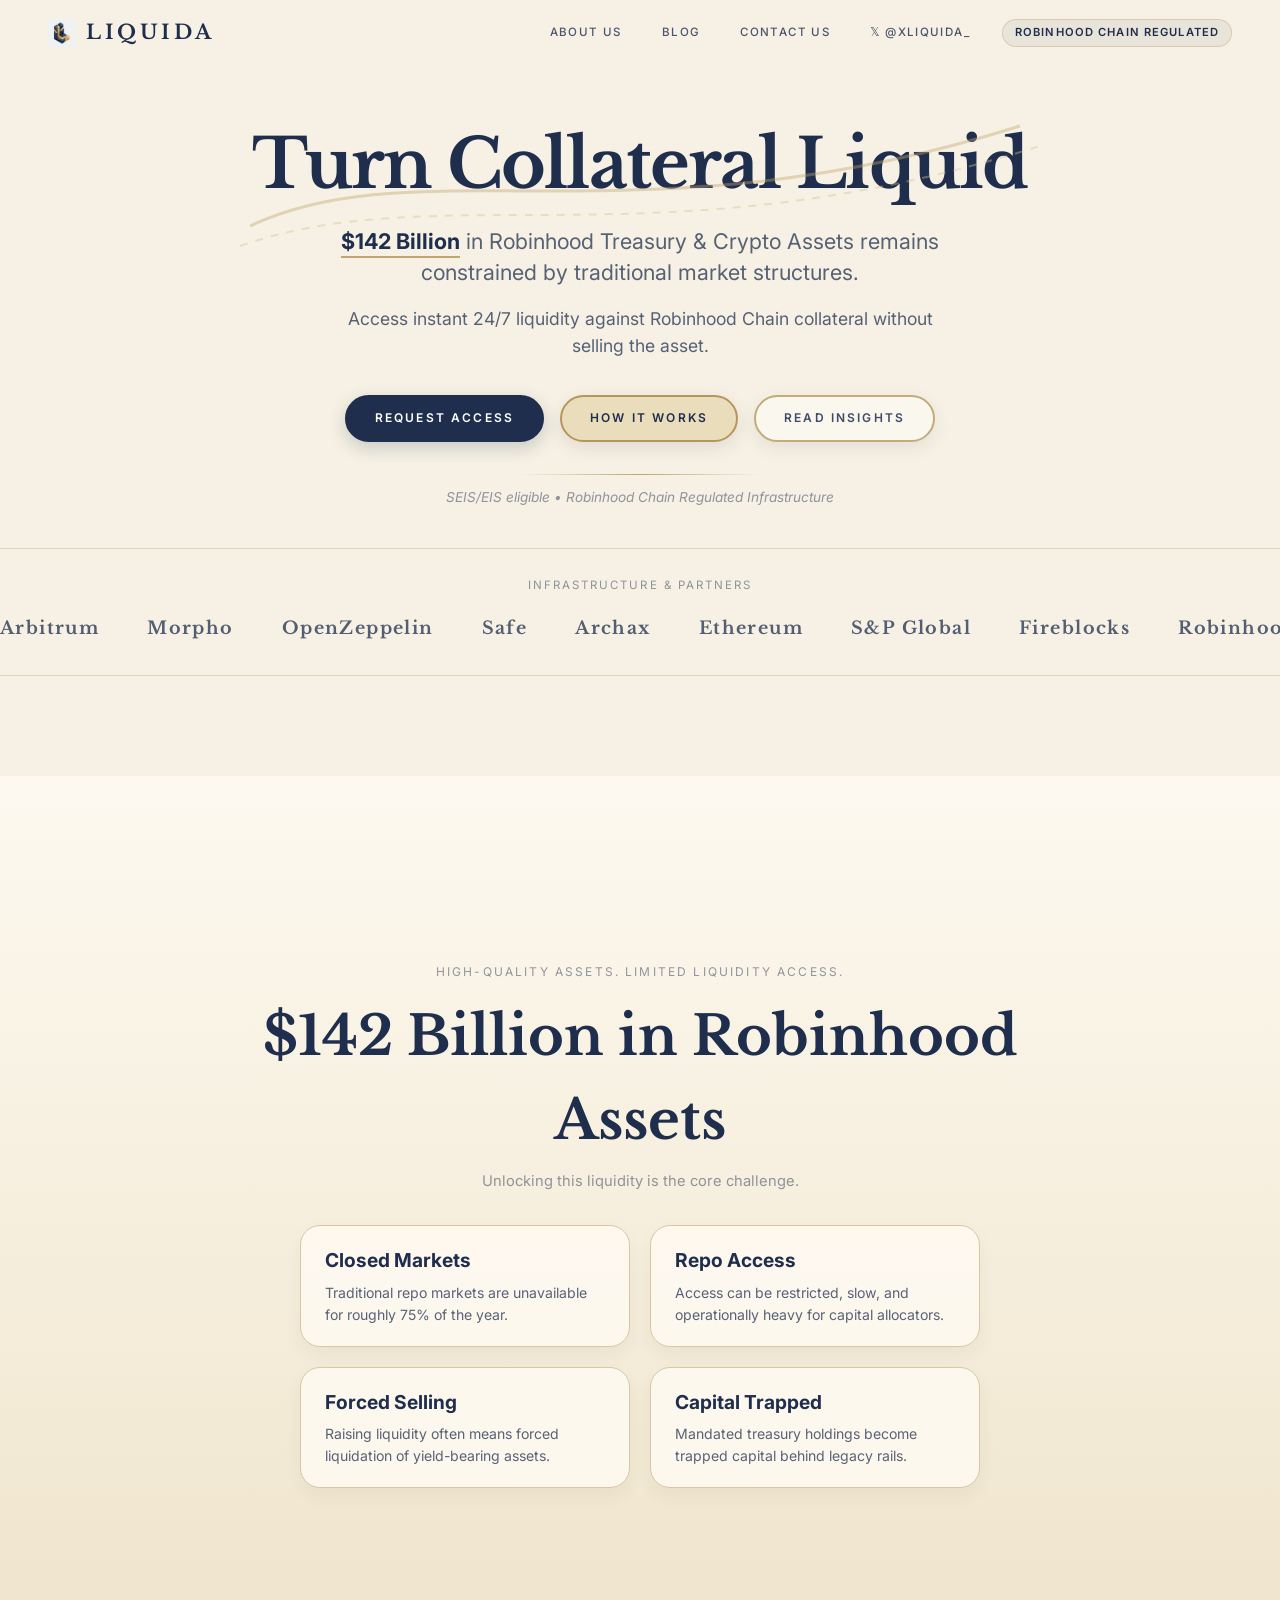
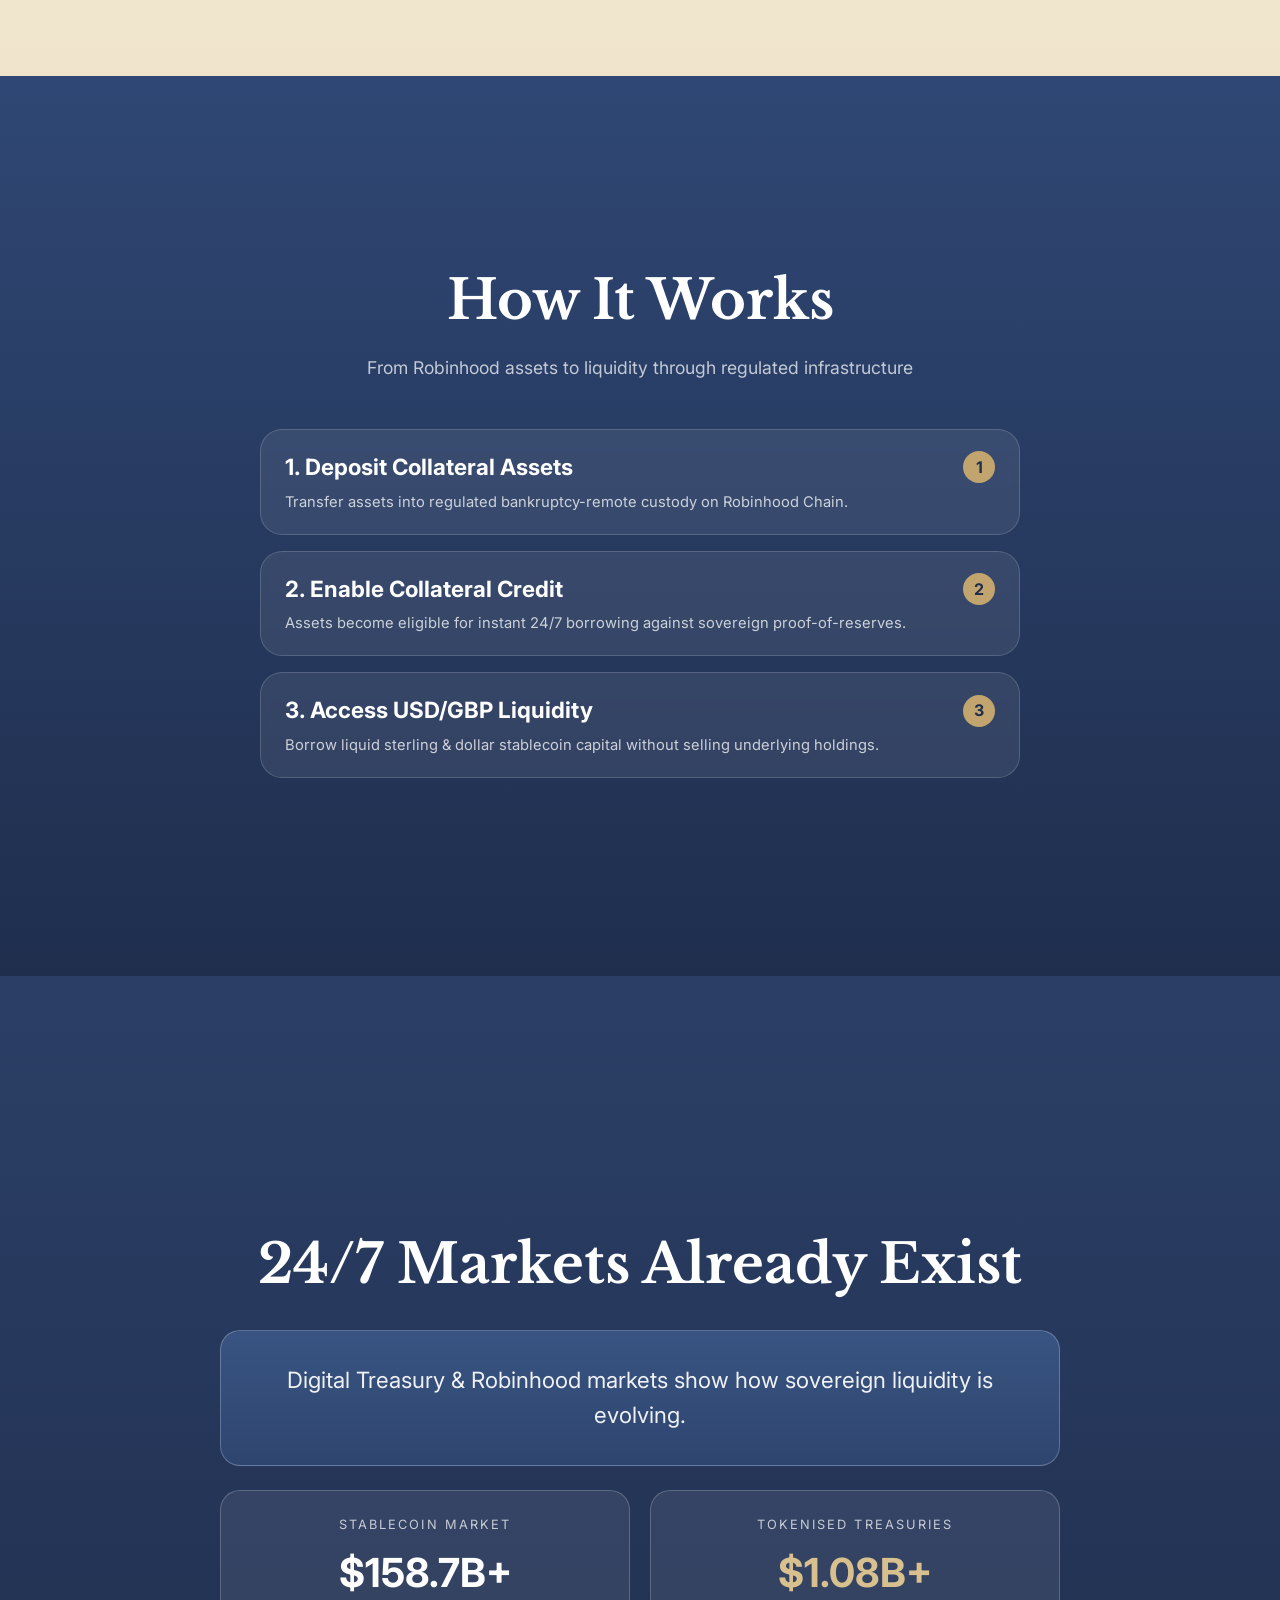
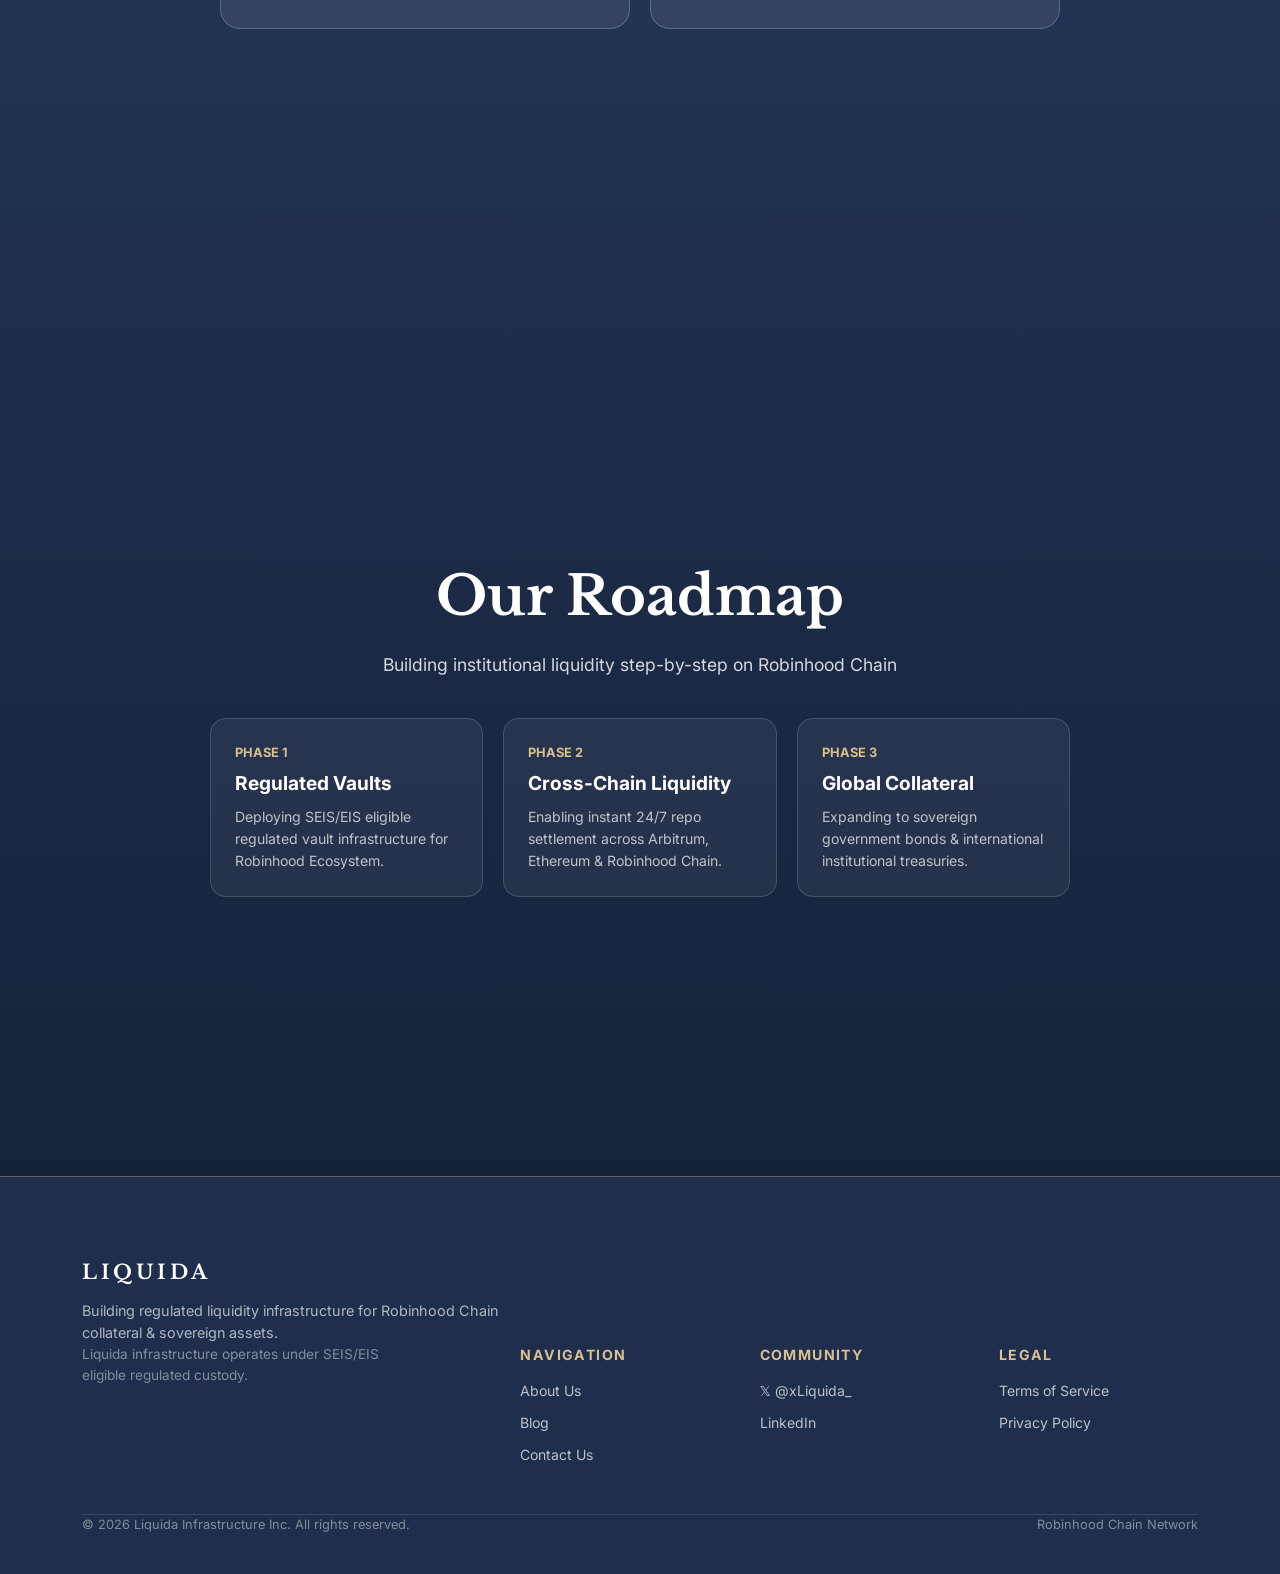
<file: index.html>
<!DOCTYPE html>
<html lang="en">
<head>
  <meta charset="utf-8" />
  <meta name="viewport" content="width=device-width, initial-scale=1" />
  <meta name="virtual-protocol-site-verification" content="1357c563400a940dd56bece4b683c0b1" />
  <title>Liquida | Robinhood Chain Liquidity Infrastructure</title>
  <meta name="description" content="Liquida is building regulated liquidity infrastructure for Robinhood Chain collateral, enabling institutions to access sterling & dollar liquidity." />
  <meta name="theme-color" content="#f6f1e4" />
  <link rel="stylesheet" href="styles.css" />
  <link rel="icon" type="image/png" href="favicon.png" />
  <link rel="icon" type="image/svg+xml" href="favicon.svg" />
  <link rel="apple-touch-icon" href="apple-touch-icon.png" />
  <meta property="og:title" content="Liquida | Robinhood Chain Liquidity Infrastructure" />
  <meta property="og:description" content="Access liquidity against Robinhood collateral without selling the asset." />
</head>
<body>

  <!-- Top Navigation Bar -->
  <header class="navbar-liquida">
    <a href="index.html" class="brand-logo-liquida">
      <img src="logo.png" alt="Liquida logo" style="width: 28px; height: 28px; object-fit: contain;">
      Liquida
    </a>

    <div class="desktop-nav-links" style="display: flex; align-items: center; gap: 16px;">
      <nav class="nav-links-liquida">
        <a href="about-us.html" class="nav-link-liquida">About Us</a>
        <a href="blog.html" class="nav-link-liquida">Blog</a>
        <a href="contact-us.html" class="nav-link-liquida">Contact Us</a>
        <a href="https://x.com/xLiquida_" target="_blank" class="nav-link-liquida" style="display: flex; align-items: center; gap: 4px;">𝕏 @xLiquida_</a>
      </nav>
      <div style="background: rgba(31,46,77,0.06); border: 1px solid var(--stroke-gold); padding: 4px 12px; border-radius: 9999px; font-size: 0.7rem; font-weight: 600; text-transform: uppercase; letter-spacing: 0.1em; color: var(--navy-primary);">
        Robinhood Chain Regulated
      </div>
    </div>

    <!-- Mobile Hamburger Drawer Button -->
    <button class="btn-hamburger-liquida" onclick="toggleMobileMenu()" aria-label="Open mobile menu">
      <div>
        <span></span>
        <span></span>
        <span></span>
      </div>
    </button>
  </header>

  <!-- Mobile Menu Drawer Overlay -->
  <div id="mobileMenuDrawer" class="mobile-menu-drawer">
    <div style="display: flex; justify-content: space-between; align-items: center;">
      <a href="index.html" class="brand-logo-liquida" onclick="toggleMobileMenu()">
        <img src="logo.png" alt="Liquida logo" style="width: 28px; height: 28px; object-fit: contain;">
        Liquida
      </a>
      <button style="background: transparent; border: none; font-size: 1.8rem; color: var(--navy-primary);" onclick="toggleMobileMenu()">&times;</button>
    </div>

    <div style="display: flex; flex-direction: column; gap: 20px; font-family: var(--font-sans); font-size: 1.1rem; font-weight: 600; text-transform: uppercase; letter-spacing: 0.12em; margin-top: 40px;">
      <a href="about-us.html" style="color: var(--navy-primary);" onclick="toggleMobileMenu()">About Us</a>
      <a href="blog.html" style="color: var(--navy-primary);" onclick="toggleMobileMenu()">Blog</a>
      <a href="contact-us.html" style="color: var(--navy-primary);" onclick="toggleMobileMenu()">Contact Us</a>
      <a href="https://x.com/xLiquida_" target="_blank" style="color: var(--gold-border);" onclick="toggleMobileMenu()">𝕏 @xLiquida_</a>
    </div>

    <div style="margin-top: auto;">
      <div style="background: rgba(31,46,77,0.06); border: 1px solid var(--stroke-gold); padding: 10px 16px; border-radius: 9999px; font-size: 0.75rem; font-weight: 600; text-transform: uppercase; letter-spacing: 0.1em; color: var(--navy-primary); text-align: center; margin-bottom: 20px;">
        Robinhood Chain Regulated
      </div>
      <a href="contact-us.html" class="btn-liquida-navy" style="width: 100%; text-align: center; display: block;" onclick="toggleMobileMenu()">Request Access</a>
    </div>
  </div>

  <!-- HERO SECTION -->
  <section class="hero-liquida">
    <div class="wrap-container" style="position: relative; z-index: 10;">
      <!-- GOLDEN WAVE CURVES SVG BACKGROUND -->
      <svg width="100%" height="180" viewBox="0 0 800 180" fill="none" style="position: absolute; top: -40px; left: 0; pointer-events: none; opacity: 0.4;">
        <path d="M10 140 C180 60 400 160 780 40" stroke="#c2a46f" stroke-width="3" />
        <path d="M0 160 C200 90 420 180 800 60" stroke="#d8c08f" stroke-width="2" stroke-dasharray="8 8" />
      </svg>

      <h1 class="hero-h1-liquida">Turn Collateral Liquid</h1>

      <p style="margin: 24px auto 0; max-width: 680px; font-size: 1.35rem; color: var(--text-muted); line-height: 1.45;">
        <span style="border-bottom: 2px solid var(--gold-primary); font-weight: 700; color: var(--navy-primary); padding-bottom: 2px;">$142 Billion</span> in Robinhood Treasury & Crypto Assets remains constrained by traditional market structures.
      </p>

      <p style="margin: 16px auto 0; max-width: 640px; font-size: 1.1rem; color: var(--text-muted);">
        Access instant 24/7 liquidity against Robinhood Chain collateral without selling the asset.
      </p>

      <div style="margin-top: 36px; display: flex; justify-content: center; gap: 16px; flex-wrap: wrap;">
        <a href="contact-us.html" class="btn-liquida-navy">Request Access</a>
        <a href="#how-it-works" class="btn-liquida-gold">How It Works</a>
        <a href="blog.html" class="btn-liquida-cream">Read Insights</a>
      </div>

      <div style="margin-top: 32px;">
        <div style="height: 1px; width: 240px; margin: 0 auto; background: linear-gradient(90deg, transparent, #c2a46f, transparent);"></div>
        <p style="font-size: 0.85rem; font-style: italic; color: var(--text-subtle); margin-top: 12px;">SEIS/EIS eligible • Robinhood Chain Regulated Infrastructure</p>
      </div>
    </div>

    <!-- PARTNERS MARQUEE -->
    <div class="partners-marquee-wrap">
      <p style="font-size: 0.72rem; text-transform: uppercase; letter-spacing: 0.18em; color: var(--text-subtle); margin-bottom: 16px;">Infrastructure & Partners</p>
      <div class="partners-marquee-track">
        <div class="partner-item-box">Arbitrum</div>
        <div class="partner-item-box">Morpho</div>
        <div class="partner-item-box">OpenZeppelin</div>
        <div class="partner-item-box">Safe</div>
        <div class="partner-item-box">Archax</div>
        <div class="partner-item-box">Ethereum</div>
        <div class="partner-item-box">S&P Global</div>
        <div class="partner-item-box">Fireblocks</div>
        <div class="partner-item-box">Robinhood Chain</div>

        <!-- Duplicated for smooth loop -->
        <div class="partner-item-box">Arbitrum</div>
        <div class="partner-item-box">Morpho</div>
        <div class="partner-item-box">OpenZeppelin</div>
        <div class="partner-item-box">Safe</div>
        <div class="partner-item-box">Archax</div>
        <div class="partner-item-box">Ethereum</div>
        <div class="partner-item-box">S&P Global</div>
        <div class="partner-item-box">Fireblocks</div>
        <div class="partner-item-box">Robinhood Chain</div>
      </div>
    </div>
  </section>

  <!-- STICKY SLIDE 1: HIGH-QUALITY ASSETS -->
  <section class="slide-section-cream" data-slide>
    <div style="max-width: 900px; text-align: center;">
      <p style="font-size: 0.75rem; text-transform: uppercase; letter-spacing: 0.18em; color: var(--text-subtle); margin-bottom: 12px;">HIGH-QUALITY ASSETS. LIMITED LIQUIDITY ACCESS.</p>
      <h2 style="font-family: var(--font-serif); font-size: 3.4rem; font-weight: 700;">$142 Billion in Robinhood Assets</h2>
      <p style="font-size: 0.92rem; color: var(--text-subtle); margin-top: 8px;">Unlocking this liquidity is the core challenge.</p>

      <div class="slide-grid-2">
        <div class="slide-card-cream">
          <p style="font-size: 1.2rem; font-weight: 700;">Closed Markets</p>
          <p style="font-size: 0.88rem; color: var(--text-muted); margin-top: 6px;">Traditional repo markets are unavailable for roughly 75% of the year.</p>
        </div>

        <div class="slide-card-cream">
          <p style="font-size: 1.2rem; font-weight: 700;">Repo Access</p>
          <p style="font-size: 0.88rem; color: var(--text-muted); margin-top: 6px;">Access can be restricted, slow, and operationally heavy for capital allocators.</p>
        </div>

        <div class="slide-card-cream">
          <p style="font-size: 1.2rem; font-weight: 700;">Forced Selling</p>
          <p style="font-size: 0.88rem; color: var(--text-muted); margin-top: 6px;">Raising liquidity often means forced liquidation of yield-bearing assets.</p>
        </div>

        <div class="slide-card-cream">
          <p style="font-size: 1.2rem; font-weight: 700;">Capital Trapped</p>
          <p style="font-size: 0.88rem; color: var(--text-muted); margin-top: 6px;">Mandated treasury holdings become trapped capital behind legacy rails.</p>
        </div>
      </div>
    </div>
  </section>

  <!-- STICKY SLIDE 2: HOW IT WORKS -->
  <section class="slide-section-navy" id="how-it-works" data-slide>
    <div style="max-width: 760px; text-align: center; width: 100%;">
      <h2 style="font-family: var(--font-serif); font-size: 3.4rem; font-weight: 700;">How It Works</h2>
      <p style="font-size: 1.1rem; color: rgba(255,255,255,0.72); margin-top: 12px;">From Robinhood assets to liquidity through regulated infrastructure</p>

      <div style="margin-top: 48px;">
        <div class="slide-step-row">
          <div style="display: flex; justify-content: space-between; align-items: center;">
            <p style="font-size: 1.4rem; font-weight: 700;">1. Deposit Collateral Assets</p>
            <span style="background: var(--gold-primary); color: var(--navy-primary); font-weight: 700; border-radius: 50%; width: 32px; height: 32px; display: flex; align-items: center; justify-content: center;">1</span>
          </div>
          <p style="font-size: 0.92rem; color: rgba(255,255,255,0.75); margin-top: 6px;">Transfer assets into regulated bankruptcy-remote custody on Robinhood Chain.</p>
        </div>

        <div class="slide-step-row">
          <div style="display: flex; justify-content: space-between; align-items: center;">
            <p style="font-size: 1.4rem; font-weight: 700;">2. Enable Collateral Credit</p>
            <span style="background: var(--gold-primary); color: var(--navy-primary); font-weight: 700; border-radius: 50%; width: 32px; height: 32px; display: flex; align-items: center; justify-content: center;">2</span>
          </div>
          <p style="font-size: 0.92rem; color: rgba(255,255,255,0.75); margin-top: 6px;">Assets become eligible for instant 24/7 borrowing against sovereign proof-of-reserves.</p>
        </div>

        <div class="slide-step-row">
          <div style="display: flex; justify-content: space-between; align-items: center;">
            <p style="font-size: 1.4rem; font-weight: 700;">3. Access USD/GBP Liquidity</p>
            <span style="background: var(--gold-primary); color: var(--navy-primary); font-weight: 700; border-radius: 50%; width: 32px; height: 32px; display: flex; align-items: center; justify-content: center;">3</span>
          </div>
          <p style="font-size: 0.92rem; color: rgba(255,255,255,0.75); margin-top: 6px;">Borrow liquid sterling & dollar stablecoin capital without selling underlying holdings.</p>
        </div>
      </div>
    </div>
  </section>

  <!-- STICKY SLIDE 3: 24/7 MARKETS ALREADY EXIST -->
  <section class="slide-section-navy-dark" data-slide>
    <div style="max-width: 840px; text-align: center;">
      <h2 style="font-family: var(--font-serif); font-size: 3.4rem; font-weight: 700;">24/7 Markets Already Exist</h2>
      
      <div style="background: linear-gradient(180deg, #395482 0%, #2e456f 100%); border: 1px solid rgba(255,255,255,0.24); border-radius: 20px; padding: 32px; margin-top: 24px;">
        <p style="font-size: 1.4rem; color: rgba(255,255,255,0.92);">Digital Treasury & Robinhood markets show how sovereign liquidity is evolving.</p>
      </div>

      <div style="display: grid; grid-template-columns: 1fr 1fr; gap: 20px; margin-top: 24px;">
        <div style="background: rgba(255,255,255,0.08); border: 1px solid rgba(255,255,255,0.2); border-radius: 20px; padding: 24px;">
          <p style="font-size: 0.8rem; text-transform: uppercase; letter-spacing: 0.16em; color: rgba(255,255,255,0.72);">Stablecoin Market</p>
          <p style="font-size: 2.5rem; font-weight: 700; margin-top: 8px;">$158.7B+</p>
        </div>

        <div style="background: rgba(255,255,255,0.08); border: 1px solid rgba(255,255,255,0.2); border-radius: 20px; padding: 24px;">
          <p style="font-size: 0.8rem; text-transform: uppercase; letter-spacing: 0.16em; color: rgba(255,255,255,0.72);">Tokenised Treasuries</p>
          <p style="font-size: 2.5rem; font-weight: 700; margin-top: 8px; color: var(--gold-light);">$1.08B+</p>
        </div>
      </div>
    </div>
  </section>

  <!-- STICKY SLIDE 4: ROADMAP -->
  <section class="slide-section-roadmap" data-slide>
    <div style="max-width: 860px; text-align: center;">
      <h2 style="font-family: var(--font-serif); font-size: 3.4rem; font-weight: 700;">Our Roadmap</h2>
      <p style="font-size: 1.1rem; color: rgba(255,255,255,0.82); margin-top: 12px;">Building institutional liquidity step-by-step on Robinhood Chain</p>

      <div style="display: grid; grid-template-columns: repeat(3, 1fr); gap: 20px; margin-top: 40px; text-align: left;">
        <div style="background: rgba(255,255,255,0.06); border: 1px solid rgba(255,255,255,0.15); border-radius: 16px; padding: 24px;">
          <div style="font-size: 0.8rem; color: var(--gold-light); font-weight: 700;">PHASE 1</div>
          <p style="font-size: 1.2rem; font-weight: 700; margin-top: 6px;">Regulated Vaults</p>
          <p style="font-size: 0.88rem; color: rgba(255,255,255,0.7); margin-top: 8px;">Deploying SEIS/EIS eligible regulated vault infrastructure for Robinhood Ecosystem.</p>
        </div>

        <div style="background: rgba(255,255,255,0.06); border: 1px solid rgba(255,255,255,0.15); border-radius: 16px; padding: 24px;">
          <div style="font-size: 0.8rem; color: var(--gold-light); font-weight: 700;">PHASE 2</div>
          <p style="font-size: 1.2rem; font-weight: 700; margin-top: 6px;">Cross-Chain Liquidity</p>
          <p style="font-size: 0.88rem; color: rgba(255,255,255,0.7); margin-top: 8px;">Enabling instant 24/7 repo settlement across Arbitrum, Ethereum & Robinhood Chain.</p>
        </div>

        <div style="background: rgba(255,255,255,0.06); border: 1px solid rgba(255,255,255,0.15); border-radius: 16px; padding: 24px;">
          <div style="font-size: 0.8rem; color: var(--gold-light); font-weight: 700;">PHASE 3</div>
          <p style="font-size: 1.2rem; font-weight: 700; margin-top: 6px;">Global Collateral</p>
          <p style="font-size: 0.88rem; color: rgba(255,255,255,0.7); margin-top: 8px;">Expanding to sovereign government bonds & international institutional treasuries.</p>
        </div>
      </div>
    </div>
  </section>

  <!-- FOOTER -->
  <footer class="footer-liquida">
    <div class="wrap-container">
      <div class="brand-logo-liquida" style="color: #fff; margin-bottom: 12px;">
        Liquida
      </div>
      <p style="color: rgba(255,255,255,0.65); max-width: 420px; font-size: 0.9rem;">
        Building regulated liquidity infrastructure for Robinhood Chain collateral & sovereign assets.
      </p>

      <div class="footer-nav-grid">
        <div>
          <p style="font-size: 0.85rem; color: rgba(255,255,255,0.45); max-width: 300px;">
            Liquida infrastructure operates under SEIS/EIS eligible regulated custody.
          </p>
        </div>

        <div>
          <h4 style="font-size: 0.88rem; font-weight: 700; margin-bottom: 14px; text-transform: uppercase; letter-spacing: 0.1em; color: var(--gold-light);">Navigation</h4>
          <div style="display: flex; flex-direction: column; gap: 10px; font-size: 0.88rem; color: rgba(255,255,255,0.7);">
            <a href="about-us.html">About Us</a>
            <a href="blog.html">Blog</a>
            <a href="contact-us.html">Contact Us</a>
          </div>
        </div>

        <div>
          <h4 style="font-size: 0.88rem; font-weight: 700; margin-bottom: 14px; text-transform: uppercase; letter-spacing: 0.1em; color: var(--gold-light);">Community</h4>
          <div style="display: flex; flex-direction: column; gap: 10px; font-size: 0.88rem; color: rgba(255,255,255,0.7);">
            <a href="https://x.com/xLiquida_" target="_blank">𝕏 @xLiquida_</a>
            <a href="https://linkedin.com" target="_blank">LinkedIn</a>
          </div>
        </div>

        <div>
          <h4 style="font-size: 0.88rem; font-weight: 700; margin-bottom: 14px; text-transform: uppercase; letter-spacing: 0.1em; color: var(--gold-light);">Legal</h4>
          <div style="display: flex; flex-direction: column; gap: 10px; font-size: 0.88rem; color: rgba(255,255,255,0.7);">
            <a href="#">Terms of Service</a>
            <a href="#">Privacy Policy</a>
          </div>
        </div>
      </div>

      <div style="pt: 24px; border-top: 1px solid rgba(255,255,255,0.12); display: flex; justify-content: space-between; font-size: 0.8rem; color: rgba(255,255,255,0.45);">
        <span>&copy; 2026 Liquida Infrastructure Inc. All rights reserved.</span>
        <span>Robinhood Chain Network</span>
      </div>
    </div>
  </footer>

  <script src="app.js"></script>
</body>
</html>
</file>
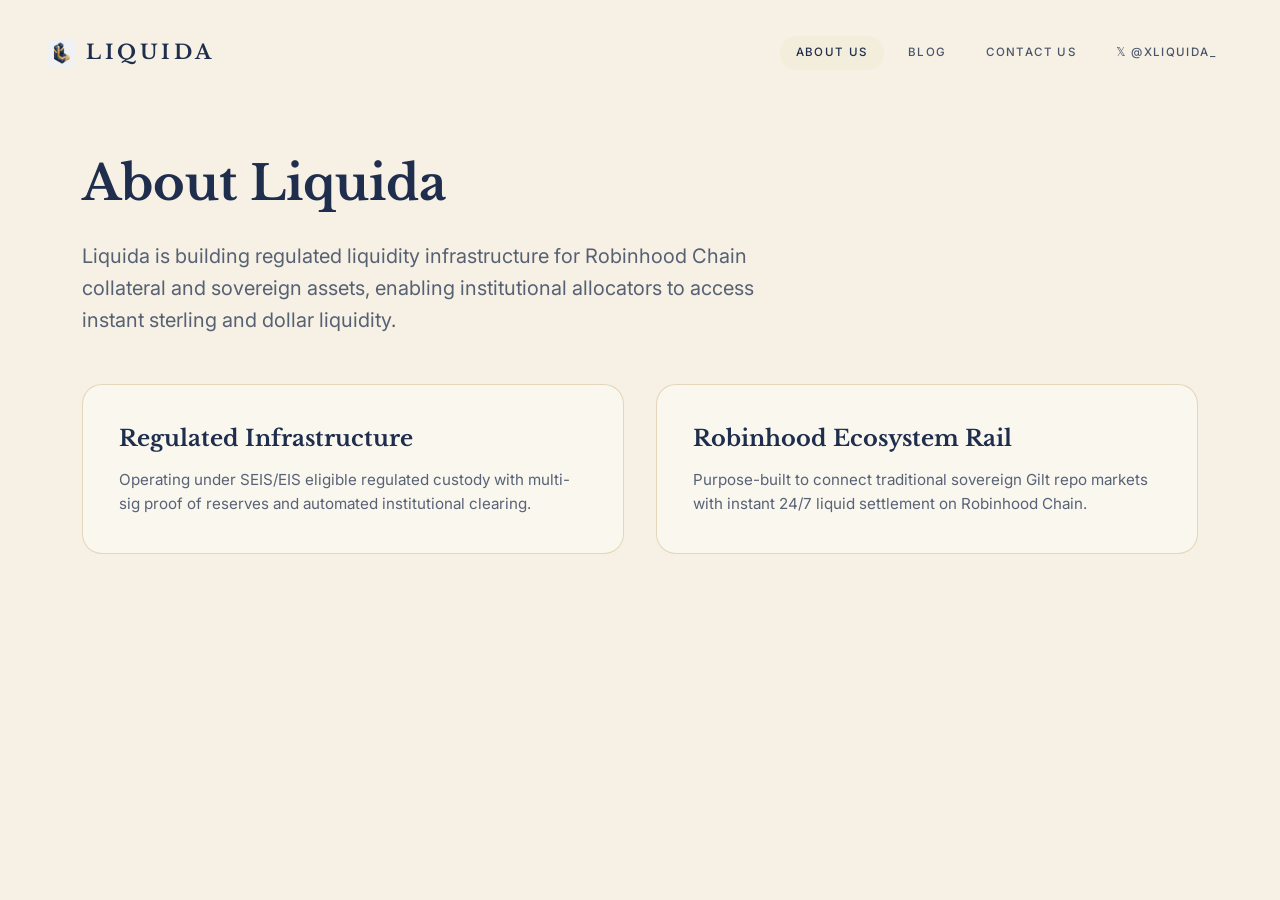
<file: about-us.html>
<!DOCTYPE html>
<html lang="en">
<head>
  <meta charset="utf-8" />
  <meta name="viewport" content="width=device-width, initial-scale=1" />
  <meta name="virtual-protocol-site-verification" content="80704fec9f94dc4d737f014cccc8f53c" />
  <title>About Us | Liquida UK Gilt & Robinhood Liquidity</title>
  <meta name="description" content="Learn about Liquida regulated liquidity infrastructure built for sovereign assets and Robinhood Ecosystem." />
  <link rel="icon" type="image/png" href="favicon.png" />
  <link rel="icon" type="image/svg+xml" href="favicon.svg" />
  <link rel="apple-touch-icon" href="apple-touch-icon.png" />
  <link rel="stylesheet" href="styles.css" />
</head>
<body style="padding-top: 20px;">

  <!-- Top Navigation Bar -->
  <header class="navbar-liquida">
    <a href="index.html" class="brand-logo-liquida">
      <img src="logo.png" alt="Liquida logo" style="width: 28px; height: 28px; object-fit: contain;">
      Liquida
    </a>

    <div class="desktop-nav-links" style="display: flex; align-items: center; gap: 16px;">
      <nav class="nav-links-liquida">
        <a href="about-us.html" class="nav-link-liquida active">About Us</a>
        <a href="blog.html" class="nav-link-liquida">Blog</a>
        <a href="contact-us.html" class="nav-link-liquida">Contact Us</a>
        <a href="https://x.com/xLiquida_" target="_blank" class="nav-link-liquida" style="display: flex; align-items: center; gap: 4px;">𝕏 @xLiquida_</a>
      </nav>
    </div>

    <!-- Mobile Hamburger Drawer Button -->
    <button class="btn-hamburger-liquida" onclick="toggleMobileMenu()" aria-label="Open mobile menu">
      <div>
        <span></span>
        <span></span>
        <span></span>
      </div>
    </button>
  </header>

  <!-- Mobile Menu Drawer Overlay -->
  <div id="mobileMenuDrawer" class="mobile-menu-drawer">
    <div style="display: flex; justify-content: space-between; align-items: center;">
      <a href="index.html" class="brand-logo-liquida" onclick="toggleMobileMenu()">
        <img src="logo.png" alt="Liquida logo" style="width: 28px; height: 28px; object-fit: contain;">
        Liquida
      </a>
      <button style="background: transparent; border: none; font-size: 1.8rem; color: var(--navy-primary);" onclick="toggleMobileMenu()">&times;</button>
    </div>

    <div style="display: flex; flex-direction: column; gap: 20px; font-family: var(--font-sans); font-size: 1.1rem; font-weight: 600; text-transform: uppercase; letter-spacing: 0.12em; margin-top: 40px;">
      <a href="about-us.html" style="color: var(--navy-primary);" onclick="toggleMobileMenu()">About Us</a>
      <a href="blog.html" style="color: var(--navy-primary);" onclick="toggleMobileMenu()">Blog</a>
      <a href="contact-us.html" style="color: var(--navy-primary);" onclick="toggleMobileMenu()">Contact Us</a>
      <a href="https://x.com/xLiquida_" target="_blank" style="color: var(--gold-border);" onclick="toggleMobileMenu()">𝕏 @xLiquida_</a>
    </div>

    <div style="margin-top: auto;">
      <a href="contact-us.html" class="btn-liquida-navy" style="width: 100%; text-align: center; display: block;" onclick="toggleMobileMenu()">Request Access</a>
    </div>
  </div>

  <div class="wrap-container" style="padding-top: 60px; padding-bottom: 120px;">
    <h1 style="font-family: var(--font-serif); font-size: 3rem; font-weight: 700; margin-bottom: 20px;">About Liquida</h1>
    <p style="font-size: 1.25rem; color: var(--text-muted); max-width: 720px; line-height: 1.6; margin-bottom: 48px;">
      Liquida is building regulated liquidity infrastructure for Robinhood Chain collateral and sovereign assets, enabling institutional allocators to access instant sterling and dollar liquidity.
    </p>

    <div style="display: grid; grid-template-columns: repeat(2, 1fr); gap: 32px;">
      <div style="background: var(--bg-cream-light); border: 1px solid var(--stroke-gold); border-radius: 20px; padding: 36px;">
        <h3 style="font-family: var(--font-serif); font-size: 1.4rem; font-weight: 700; margin-bottom: 12px;">Regulated Infrastructure</h3>
        <p style="color: var(--text-muted); font-size: 0.95rem; line-height: 1.6;">
          Operating under SEIS/EIS eligible regulated custody with multi-sig proof of reserves and automated institutional clearing.
        </p>
      </div>

      <div style="background: var(--bg-cream-light); border: 1px solid var(--stroke-gold); border-radius: 20px; padding: 36px;">
        <h3 style="font-family: var(--font-serif); font-size: 1.4rem; font-weight: 700; margin-bottom: 12px;">Robinhood Ecosystem Rail</h3>
        <p style="color: var(--text-muted); font-size: 0.95rem; line-height: 1.6;">
          Purpose-built to connect traditional sovereign Gilt repo markets with instant 24/7 liquid settlement on Robinhood Chain.
        </p>
      </div>
    </div>
  </div>

  <script src="app.js"></script>
</body>
</html>
</file>
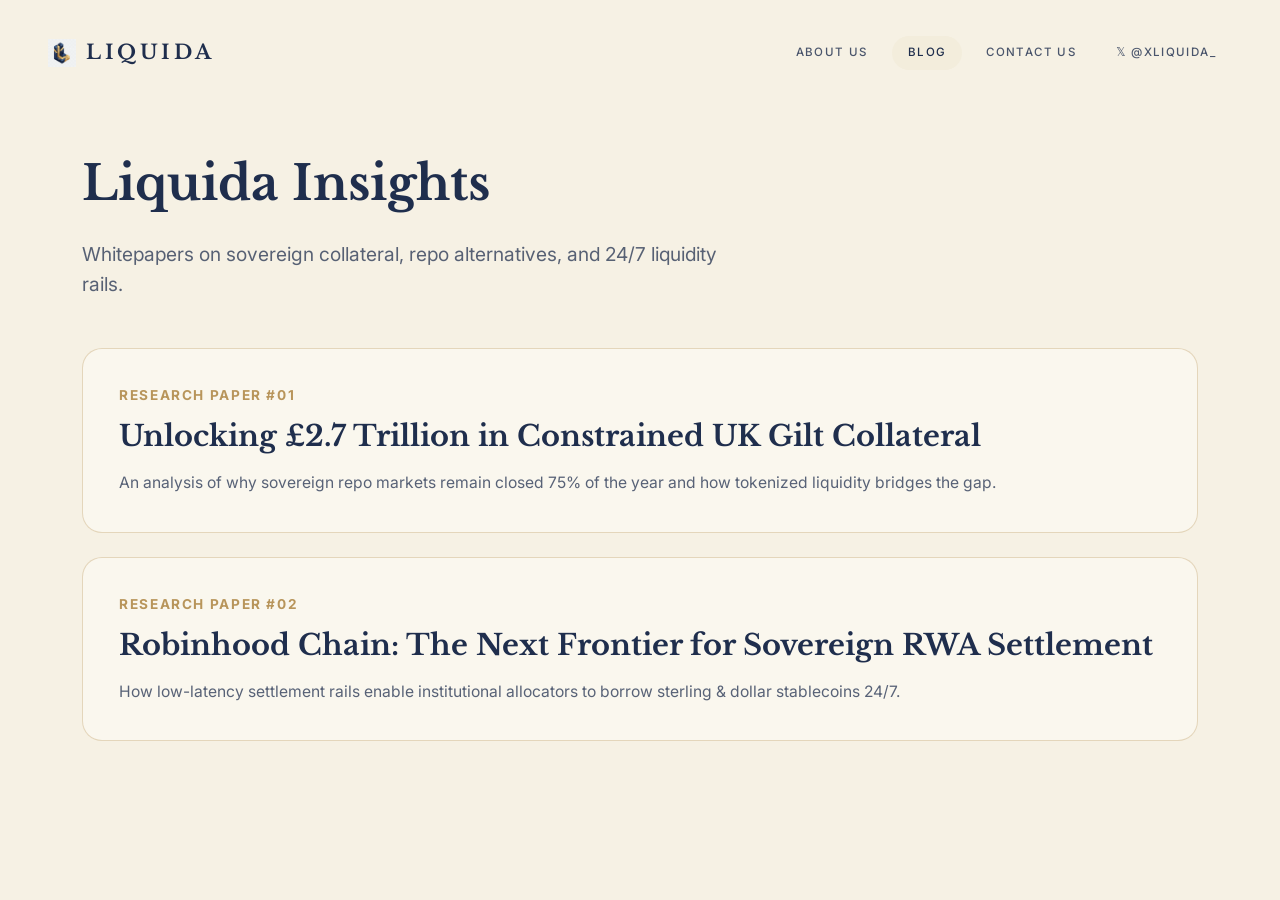
<file: blog.html>
<!DOCTYPE html>
<html lang="en">
<head>
  <meta charset="utf-8" />
  <meta name="viewport" content="width=device-width, initial-scale=1" />
  <meta name="virtual-protocol-site-verification" content="80704fec9f94dc4d737f014cccc8f53c" />
  <title>Blog & Insights | Liquida</title>
  <meta name="description" content="Research essays and whitepapers on UK Gilts, sovereign collateral, and Robinhood Chain liquidity." />
  <link rel="icon" type="image/png" href="favicon.png" />
  <link rel="icon" type="image/svg+xml" href="favicon.svg" />
  <link rel="apple-touch-icon" href="apple-touch-icon.png" />
  <link rel="stylesheet" href="styles.css" />
</head>
<body style="padding-top: 20px;">

  <!-- Top Navigation Bar -->
  <header class="navbar-liquida">
    <a href="index.html" class="brand-logo-liquida">
      <img src="logo.png" alt="Liquida logo" style="width: 28px; height: 28px; object-fit: contain;">
      Liquida
    </a>

    <div class="desktop-nav-links" style="display: flex; align-items: center; gap: 16px;">
      <nav class="nav-links-liquida">
        <a href="about-us.html" class="nav-link-liquida">About Us</a>
        <a href="blog.html" class="nav-link-liquida active">Blog</a>
        <a href="contact-us.html" class="nav-link-liquida">Contact Us</a>
        <a href="https://x.com/xLiquida_" target="_blank" class="nav-link-liquida" style="display: flex; align-items: center; gap: 4px;">𝕏 @xLiquida_</a>
      </nav>
    </div>

    <!-- Mobile Hamburger Drawer Button -->
    <button class="btn-hamburger-liquida" onclick="toggleMobileMenu()" aria-label="Open mobile menu">
      <div>
        <span></span>
        <span></span>
        <span></span>
      </div>
    </button>
  </header>

  <!-- Mobile Menu Drawer Overlay -->
  <div id="mobileMenuDrawer" class="mobile-menu-drawer">
    <div style="display: flex; justify-content: space-between; align-items: center;">
      <a href="index.html" class="brand-logo-liquida" onclick="toggleMobileMenu()">
        <img src="logo.png" alt="Liquida logo" style="width: 28px; height: 28px; object-fit: contain;">
        Liquida
      </a>
      <button style="background: transparent; border: none; font-size: 1.8rem; color: var(--navy-primary);" onclick="toggleMobileMenu()">&times;</button>
    </div>

    <div style="display: flex; flex-direction: column; gap: 20px; font-family: var(--font-sans); font-size: 1.1rem; font-weight: 600; text-transform: uppercase; letter-spacing: 0.12em; margin-top: 40px;">
      <a href="about-us.html" style="color: var(--navy-primary);" onclick="toggleMobileMenu()">About Us</a>
      <a href="blog.html" style="color: var(--navy-primary);" onclick="toggleMobileMenu()">Blog</a>
      <a href="contact-us.html" style="color: var(--navy-primary);" onclick="toggleMobileMenu()">Contact Us</a>
      <a href="https://x.com/xLiquida_" target="_blank" style="color: var(--gold-border);" onclick="toggleMobileMenu()">𝕏 @xLiquida_</a>
    </div>

    <div style="margin-top: auto;">
      <a href="contact-us.html" class="btn-liquida-navy" style="width: 100%; text-align: center; display: block;" onclick="toggleMobileMenu()">Request Access</a>
    </div>
  </div>

  <div class="wrap-container" style="padding-top: 60px; padding-bottom: 120px;">
    <h1 style="font-family: var(--font-serif); font-size: 3rem; font-weight: 700; margin-bottom: 20px;">Liquida Insights</h1>
    <p style="font-size: 1.2rem; color: var(--text-muted); max-width: 640px; margin-bottom: 48px;">
      Whitepapers on sovereign collateral, repo alternatives, and 24/7 liquidity rails.
    </p>

    <div style="display: grid; grid-template-columns: 1fr; gap: 24px;">
      <article style="background: var(--bg-cream-light); border: 1px solid var(--stroke-gold); border-radius: 20px; padding: 36px;">
        <div style="font-size: 0.85rem; font-weight: 700; color: var(--gold-border); text-transform: uppercase; letter-spacing: 0.12em; margin-bottom: 8px;">RESEARCH PAPER #01</div>
        <h2 style="font-family: var(--font-serif); font-size: 1.8rem; font-weight: 700; margin-bottom: 12px;">Unlocking £2.7 Trillion in Constrained UK Gilt Collateral</h2>
        <p style="color: var(--text-muted); font-size: 0.98rem; line-height: 1.6;">
          An analysis of why sovereign repo markets remain closed 75% of the year and how tokenized liquidity bridges the gap.
        </p>
      </article>

      <article style="background: var(--bg-cream-light); border: 1px solid var(--stroke-gold); border-radius: 20px; padding: 36px;">
        <div style="font-size: 0.85rem; font-weight: 700; color: var(--gold-border); text-transform: uppercase; letter-spacing: 0.12em; margin-bottom: 8px;">RESEARCH PAPER #02</div>
        <h2 style="font-family: var(--font-serif); font-size: 1.8rem; font-weight: 700; margin-bottom: 12px;">Robinhood Chain: The Next Frontier for Sovereign RWA Settlement</h2>
        <p style="color: var(--text-muted); font-size: 0.98rem; line-height: 1.6;">
          How low-latency settlement rails enable institutional allocators to borrow sterling & dollar stablecoins 24/7.
        </p>
      </article>
    </div>
  </div>

  <script src="app.js"></script>
</body>
</html>
</file>
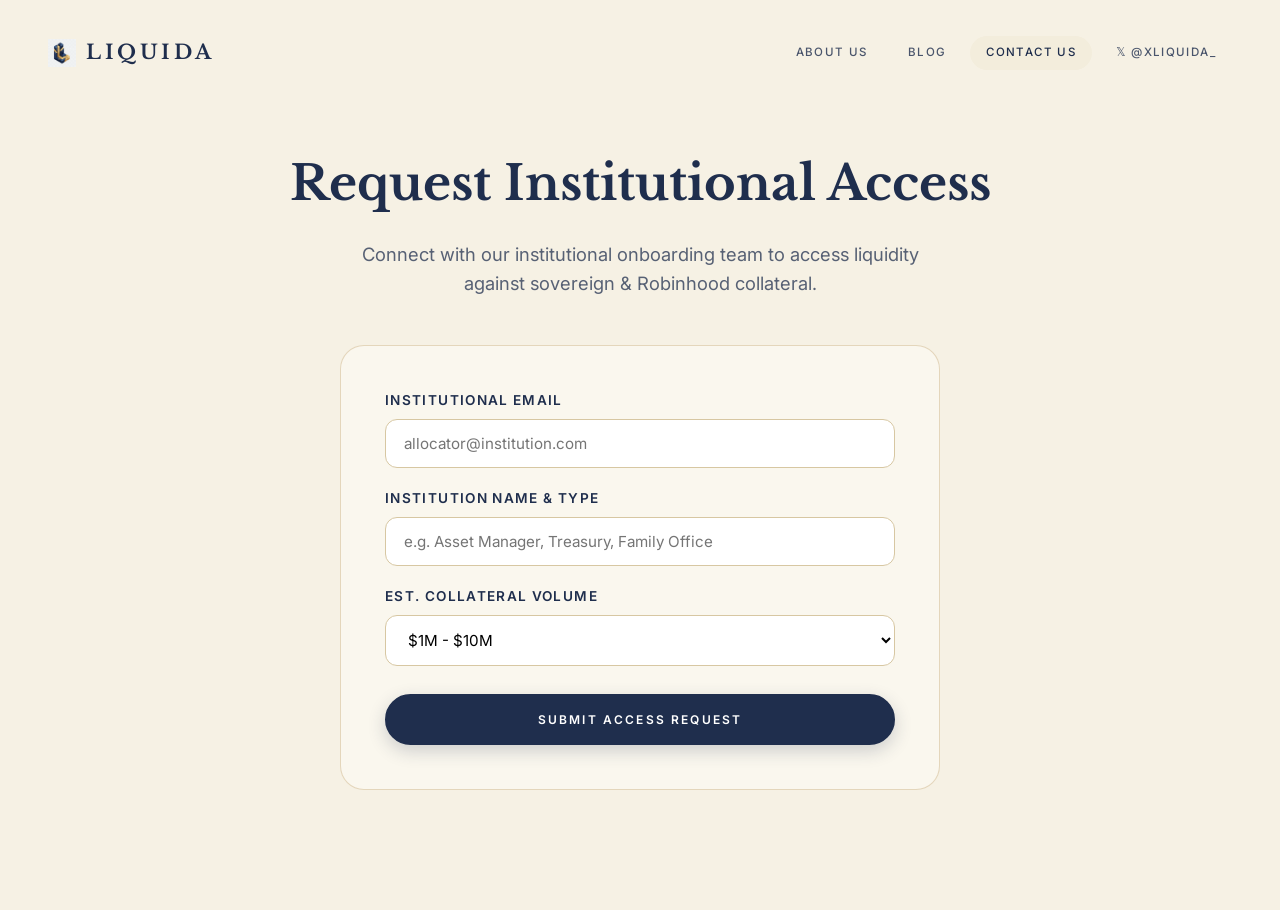
<file: contact-us.html>
<!DOCTYPE html>
<html lang="en">
<head>
  <meta charset="utf-8" />
  <meta name="viewport" content="width=device-width, initial-scale=1" />
  <meta name="virtual-protocol-site-verification" content="80704fec9f94dc4d737f014cccc8f53c" />
  <title>Contact Us | Liquida Access Request</title>
  <meta name="description" content="Request institutional access to Liquida regulated liquidity infrastructure on Robinhood Chain." />
  <link rel="icon" type="image/png" href="favicon.png" />
  <link rel="icon" type="image/svg+xml" href="favicon.svg" />
  <link rel="apple-touch-icon" href="apple-touch-icon.png" />
  <link rel="stylesheet" href="styles.css" />
</head>
<body style="padding-top: 20px;">

  <!-- Top Navigation Bar -->
  <header class="navbar-liquida">
    <a href="index.html" class="brand-logo-liquida">
      <img src="logo.png" alt="Liquida logo" style="width: 28px; height: 28px; object-fit: contain;">
      Liquida
    </a>

    <div class="desktop-nav-links" style="display: flex; align-items: center; gap: 16px;">
      <nav class="nav-links-liquida">
        <a href="about-us.html" class="nav-link-liquida">About Us</a>
        <a href="blog.html" class="nav-link-liquida">Blog</a>
        <a href="contact-us.html" class="nav-link-liquida active">Contact Us</a>
        <a href="https://x.com/xLiquida_" target="_blank" class="nav-link-liquida" style="display: flex; align-items: center; gap: 4px;">𝕏 @xLiquida_</a>
      </nav>
    </div>

    <!-- Mobile Hamburger Drawer Button -->
    <button class="btn-hamburger-liquida" onclick="toggleMobileMenu()" aria-label="Open mobile menu">
      <div>
        <span></span>
        <span></span>
        <span></span>
      </div>
    </button>
  </header>

  <!-- Mobile Menu Drawer Overlay -->
  <div id="mobileMenuDrawer" class="mobile-menu-drawer">
    <div style="display: flex; justify-content: space-between; align-items: center;">
      <a href="index.html" class="brand-logo-liquida" onclick="toggleMobileMenu()">
        <img src="logo.png" alt="Liquida logo" style="width: 28px; height: 28px; object-fit: contain;">
        Liquida
      </a>
      <button style="background: transparent; border: none; font-size: 1.8rem; color: var(--navy-primary);" onclick="toggleMobileMenu()">&times;</button>
    </div>

    <div style="display: flex; flex-direction: column; gap: 20px; font-family: var(--font-sans); font-size: 1.1rem; font-weight: 600; text-transform: uppercase; letter-spacing: 0.12em; margin-top: 40px;">
      <a href="about-us.html" style="color: var(--navy-primary);" onclick="toggleMobileMenu()">About Us</a>
      <a href="blog.html" style="color: var(--navy-primary);" onclick="toggleMobileMenu()">Blog</a>
      <a href="contact-us.html" style="color: var(--navy-primary);" onclick="toggleMobileMenu()">Contact Us</a>
      <a href="https://x.com/xLiquida_" target="_blank" style="color: var(--gold-border);" onclick="toggleMobileMenu()">𝕏 @xLiquida_</a>
    </div>

    <div style="margin-top: auto;">
      <a href="contact-us.html" class="btn-liquida-navy" style="width: 100%; text-align: center; display: block;" onclick="toggleMobileMenu()">Request Access</a>
    </div>
  </div>

  <div class="wrap-container" style="padding-top: 60px; padding-bottom: 120px;">
    <h1 style="font-family: var(--font-serif); font-size: 3rem; font-weight: 700; margin-bottom: 20px; text-align: center;">Request Institutional Access</h1>
    <p style="font-size: 1.15rem; color: var(--text-muted); max-width: 580px; margin: 0 auto 48px; text-align: center;">
      Connect with our institutional onboarding team to access liquidity against sovereign & Robinhood collateral.
    </p>

    <form style="background: var(--bg-cream-light); border: 1px solid var(--stroke-gold); border-radius: 24px; padding: 44px; max-width: 600px; margin: 0 auto;" onsubmit="submitAccessForm(event)">
      <div style="margin-bottom: 20px;">
        <label style="display: block; font-size: 0.85rem; font-weight: 600; text-transform: uppercase; letter-spacing: 0.1em; margin-bottom: 8px; color: var(--navy-primary);">Institutional Email</label>
        <input type="email" required placeholder="allocator@institution.com" style="width: 100%; padding: 14px 18px; border-radius: 12px; border: 1px solid #d7c7a2; background: #fff; font-family: var(--font-sans); font-size: 0.95rem;" />
      </div>

      <div style="margin-bottom: 20px;">
        <label style="display: block; font-size: 0.85rem; font-weight: 600; text-transform: uppercase; letter-spacing: 0.1em; margin-bottom: 8px; color: var(--navy-primary);">Institution Name & Type</label>
        <input type="text" required placeholder="e.g. Asset Manager, Treasury, Family Office" style="width: 100%; padding: 14px 18px; border-radius: 12px; border: 1px solid #d7c7a2; background: #fff; font-family: var(--font-sans); font-size: 0.95rem;" />
      </div>

      <div style="margin-bottom: 28px;">
        <label style="display: block; font-size: 0.85rem; font-weight: 600; text-transform: uppercase; letter-spacing: 0.1em; margin-bottom: 8px; color: var(--navy-primary);">Est. Collateral Volume</label>
        <select style="width: 100%; padding: 14px 18px; border-radius: 12px; border: 1px solid #d7c7a2; background: #fff; font-family: var(--font-sans); font-size: 0.95rem;">
          <option>$1M - $10M</option>
          <option>$10M - $50M</option>
          <option>$50M+</option>
        </select>
      </div>

      <button type="submit" class="btn-liquida-navy" style="width: 100%; padding: 16px;">Submit Access Request</button>
    </form>
  </div>

  <script src="app.js"></script>
</body>
</html>
</file>
<file: styles.css>
/* ==========================================================================
   LIQUIDA - REGULATED LIQUIDITY INFRASTRUCTURE FOR ROBINHOOD CHAIN (EXACT REPLICA)
   Design System: Surface Shell (#f6f1e4), Deep Navy (#1f2e4d), Warm Gold (#c2a46f / #d8c08f),
                  Libre Baskerville + Inter Typography, Golden Liquidity Waves
   ========================================================================== */

@import url('https://fonts.googleapis.com/css2?family=Inter:wght@300;400;500;600;700&family=Libre+Baskerville:ital,wght@0,400;0,700;1,400&display=swap');

:root {
  --bg-shell: #f6f1e4;
  --bg-cream-light: #faf7ee;
  --bg-sand: #f3eddc;

  --navy-primary: #1f2e4d;
  --navy-dark: #162239;
  --navy-accent: #2b3f66;

  --gold-primary: #c2a46f;
  --gold-light: #d8c08f;
  --gold-warm: #e9ddbc;
  --gold-border: #b8955b;

  --stroke: rgba(31, 46, 77, 0.12);
  --stroke-gold: rgba(194, 164, 111, 0.4);

  --text-navy: #1f2e4d;
  --text-muted: rgba(31, 46, 77, 0.74);
  --text-subtle: rgba(31, 46, 77, 0.48);

  --font-serif: 'Libre Baskerville', Georgia, serif;
  --font-sans: 'Inter', system-ui, sans-serif;
}

*, *::before, *::after {
  box-sizing: border-box;
  margin: 0;
  padding: 0;
}

html {
  scroll-behavior: smooth;
  font-size: 16px;
  background-color: var(--bg-shell);
  color: var(--text-navy);
  font-family: var(--font-sans);
  -webkit-font-smoothing: antialiased;
}

body {
  min-height: 100vh;
  position: relative;
  overflow-x: hidden;
  line-height: 1.55;
  background: var(--bg-shell);
}

a {
  color: inherit;
  text-decoration: none;
}

button {
  font-family: inherit;
  cursor: pointer;
}

/* Layout Wrappers */
.wrap-container {
  max-width: 1180px;
  margin: 0 auto;
  padding: 0 32px;
}

.navbar-liquida {
  display: flex;
  align-items: center;
  justify-content: space-between;
  padding: 16px 48px;
  background: transparent;
  position: relative;
  z-index: 100;
}

.brand-logo-liquida {
  display: inline-flex;
  align-items: center;
  gap: 10px;
  font-family: var(--font-serif);
  font-size: 1.25rem;
  font-weight: 700;
  letter-spacing: 0.18em;
  text-transform: uppercase;
  color: var(--navy-primary);
}

.nav-links-liquida {
  display: flex;
  align-items: center;
  gap: 8px;
}

.nav-link-liquida {
  padding: 8px 16px;
  border-radius: 9999px;
  font-size: 0.72rem;
  font-weight: 500;
  text-transform: uppercase;
  letter-spacing: 0.12em;
  color: rgba(31, 46, 77, 0.8);
  transition: all 0.2s ease;
}

.nav-link-liquida:hover, .nav-link-liquida.active {
  background: var(--bg-sand);
  color: var(--navy-primary);
}

/* Mobile Hamburger Drawer Button */
.btn-hamburger-liquida {
  display: none;
  width: 40px;
  height: 40px;
  border-radius: 50%;
  border: 1px solid var(--navy-primary);
  background: transparent;
  align-items: center;
  justify-content: center;
  cursor: pointer;
}

.btn-hamburger-liquida span {
  display: block;
  width: 16px;
  height: 1px;
  background: var(--navy-primary);
  margin: 3px 0;
}

/* Mobile Drawer Overlay */
.mobile-menu-drawer {
  display: none;
  position: fixed;
  inset: 0;
  z-index: 999;
  background: rgba(246, 241, 228, 0.98);
  backdrop-filter: blur(10px);
  padding: 32px 24px;
  flex-direction: column;
  justify-content: space-between;
}

.mobile-menu-drawer.open {
  display: flex;
}

/* CTA Buttons */
.btn-liquida-navy {
  background: var(--navy-primary);
  color: #ffffff;
  padding: 12px 28px;
  border-radius: 9999px;
  border: 2px solid var(--navy-primary);
  font-size: 0.75rem;
  font-weight: 600;
  text-transform: uppercase;
  letter-spacing: 0.18em;
  box-shadow: 0 6px 18px rgba(31, 46, 77, 0.2);
  transition: all 0.2s ease;
  display: inline-flex;
  align-items: center;
  justify-content: center;
}

.btn-liquida-navy:hover {
  transform: translateY(-1px);
  box-shadow: 0 10px 20px rgba(31, 46, 77, 0.26);
}

.btn-liquida-gold {
  background: var(--gold-warm);
  color: var(--navy-primary);
  padding: 12px 28px;
  border-radius: 9999px;
  border: 2px solid var(--gold-border);
  font-size: 0.75rem;
  font-weight: 600;
  text-transform: uppercase;
  letter-spacing: 0.18em;
  box-shadow: 0 6px 18px rgba(38, 44, 58, 0.1);
  transition: all 0.2s ease;
  display: inline-flex;
  align-items: center;
  justify-content: center;
}

.btn-liquida-gold:hover {
  background: #dfcea3;
  transform: translateY(-1px);
}

.btn-liquida-cream {
  background: var(--bg-cream-light);
  color: rgba(31, 46, 77, 0.85);
  padding: 12px 28px;
  border-radius: 9999px;
  border: 2px solid #c4ab7a;
  font-size: 0.75rem;
  font-weight: 600;
  text-transform: uppercase;
  letter-spacing: 0.18em;
  box-shadow: 0 6px 18px rgba(38, 44, 58, 0.08);
  transition: all 0.2s ease;
  display: inline-flex;
  align-items: center;
  justify-content: center;
}

.btn-liquida-cream:hover {
  background: #f6efde;
  transform: translateY(-1px);
}

/* Hero Section */
.hero-liquida {
  padding: 60px 0 100px;
  text-align: center;
  position: relative;
}

h1.hero-h1-liquida {
  font-family: var(--font-serif);
  font-size: clamp(40px, 5.5vw, 68px);
  line-height: 1.12;
  letter-spacing: -0.026em;
  color: var(--navy-primary);
  max-width: 980px;
  margin: 0 auto;
}

/* Partners Marquee */
.partners-marquee-wrap {
  width: 100%;
  overflow: hidden;
  border-top: 1px solid #dfd4bc;
  border-bottom: 1px solid #dfd4bc;
  padding: 28px 0;
  margin-top: 40px;
  position: relative;
}

.partners-marquee-track {
  display: flex;
  align-items: center;
  gap: 48px;
  width: max-content;
  animation: marqueeScroll 25s linear infinite;
}

@keyframes marqueeScroll {
  0% { transform: translateX(0); }
  100% { transform: translateX(-50%); }
}

.partner-item-box {
  display: flex;
  align-items: center;
  justify-content: center;
  height: 36px;
  opacity: 0.75;
  font-family: var(--font-serif);
  font-weight: 700;
  font-size: 1.1rem;
  color: var(--navy-primary);
  letter-spacing: 0.08em;
}

/* Sticky Presentation Slides */
.slide-section-cream {
  min-height: 100vh;
  background: linear-gradient(180deg, #fdf9f0 0%, #efe4cb 100%);
  display: flex;
  flex-direction: column;
  align-items: center;
  justify-content: center;
  padding: 80px 24px;
  position: sticky;
  top: 0;
  z-index: 10;
}

.slide-section-navy {
  min-height: 100vh;
  background: linear-gradient(180deg, #2f4774 0%, #1f2e4d 100%);
  color: #ffffff;
  display: flex;
  flex-direction: column;
  align-items: center;
  justify-content: center;
  padding: 80px 24px;
  position: sticky;
  top: 0;
  z-index: 20;
}

.slide-section-navy-dark {
  min-height: 100vh;
  background: linear-gradient(180deg, #2b3f66 0%, #1f2e4d 100%);
  color: #ffffff;
  display: flex;
  flex-direction: column;
  align-items: center;
  justify-content: center;
  padding: 80px 24px;
  position: sticky;
  top: 0;
  z-index: 30;
}

.slide-section-roadmap {
  min-height: 100vh;
  background: linear-gradient(180deg, #1f2e4d 0%, #162239 100%);
  color: #ffffff;
  display: flex;
  flex-direction: column;
  align-items: center;
  justify-content: center;
  padding: 80px 24px;
  position: sticky;
  top: 0;
  z-index: 40;
}

/* Slide Cards */
.slide-grid-2 {
  display: grid;
  grid-template-columns: repeat(2, 1fr);
  gap: 20px;
  max-width: 680px;
  margin: 32px auto 0;
}

.slide-card-cream {
  background: rgba(255, 251, 242, 0.85);
  border: 1px solid #d7c7a2;
  border-radius: 20px;
  padding: 20px 24px;
  text-align: left;
  box-shadow: 0 8px 18px rgba(68, 52, 26, 0.05);
}

.slide-step-row {
  background: rgba(255, 255, 255, 0.08);
  border: 1px solid rgba(255, 255, 255, 0.16);
  border-radius: 22px;
  padding: 20px 24px;
  text-align: left;
  margin-bottom: 16px;
  backdrop-filter: blur(4px);
}

/* Footer Section */
footer.footer-liquida {
  background: var(--navy-primary);
  color: #ffffff;
  padding: 80px 0 40px;
  border-top: 1px solid var(--stroke-gold);
  position: relative;
  z-index: 50;
}

.footer-nav-grid {
  display: grid;
  grid-template-columns: 2fr repeat(3, 1fr);
  gap: 40px;
  margin-bottom: 48px;
}

/* Comprehensive Multi-Device Responsiveness (Mobile, Tablet, Laptop, Ultra-Wide 4K) */
@media (max-width: 1024px) {
  .wrap-container { padding: 0 24px; }
  .navbar-liquida { padding: 18px 24px; }
  h1.hero-h1-liquida { font-size: clamp(32px, 6vw, 54px); }
  .footer-nav-grid { grid-template-columns: 1fr 1fr; gap: 32px; }
}

@media (max-width: 768px) {
  .navbar-liquida {
    flex-direction: row;
    align-items: center;
    justify-content: space-between;
    padding: 16px 20px;
  }

  .desktop-nav-links {
    display: none !important;
  }

  .btn-hamburger-liquida {
    display: flex !important;
  }

  .hero-liquida { padding: 24px 0 48px; }
  h1.hero-h1-liquida { font-size: 2.1rem; line-height: 1.15; }
  
  .btn-liquida-navy, .btn-liquida-gold, .btn-liquida-cream {
    width: 100%;
    margin-bottom: 8px;
  }
  
  .slide-section-cream, .slide-section-navy, .slide-section-navy-dark, .slide-section-roadmap {
    padding: 48px 20px;
    min-height: auto;
    position: relative;
  }
  
  .slide-grid-2 { grid-template-columns: 1fr; gap: 14px; }
  .footer-nav-grid { grid-template-columns: 1fr; gap: 28px; }
}

@media (max-width: 480px) {
  h1.hero-h1-liquida { font-size: 1.85rem; }
  .brand-logo-liquida { font-size: 1.15rem; }
  .partner-item-box { font-size: 0.95rem; }
}

@media (min-width: 1440px) {
  .wrap-container { max-width: 1320px; }
  h1.hero-h1-liquida { font-size: 4.5rem; }
}
</file>
